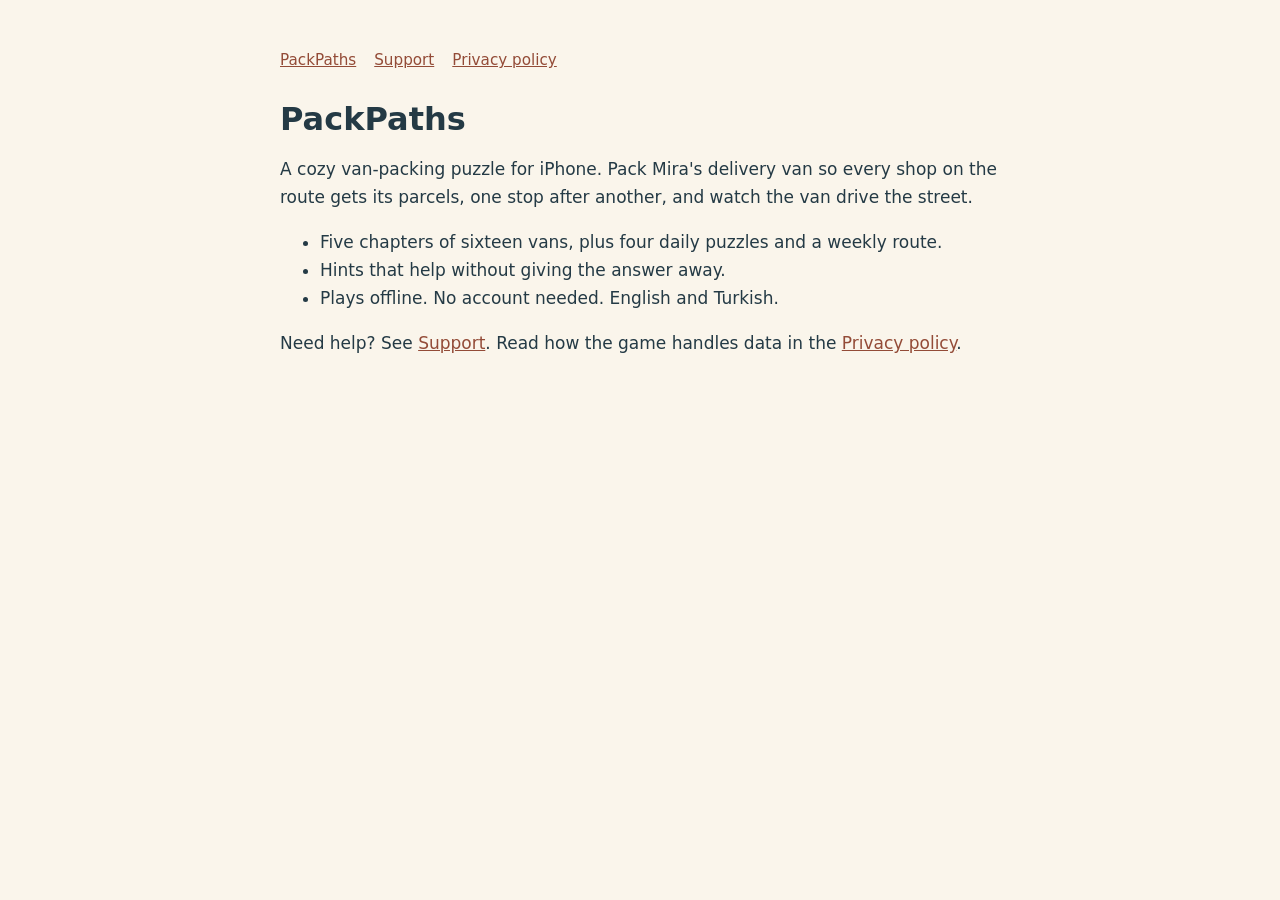
<file: index.html>
<!doctype html>
<html lang="en"><head><meta charset="utf-8"><meta name="viewport" content="width=device-width,initial-scale=1">
<title>PackPaths</title><meta name="description" content="PackPaths is a cozy van-packing puzzle game for iPhone."><link rel="stylesheet" href="style.css"></head>
<body><main>
<nav><a href="index.html">PackPaths</a><a href="support.html">Support</a><a href="privacy.html">Privacy policy</a></nav>
<h1>PackPaths</h1>
<p>A cozy van-packing puzzle for iPhone. Pack Mira's delivery van so every shop on the route gets its parcels, one stop after another, and watch the van drive the street.</p>
<ul>
<li>Five chapters of sixteen vans, plus four daily puzzles and a weekly route.</li>
<li>Hints that help without giving the answer away.</li>
<li>Plays offline. No account needed. English and Turkish.</li>
</ul>
<p>Need help? See <a href="support.html">Support</a>. Read how the game handles data in the <a href="privacy.html">Privacy policy</a>.</p>
</main></body></html>
</file>
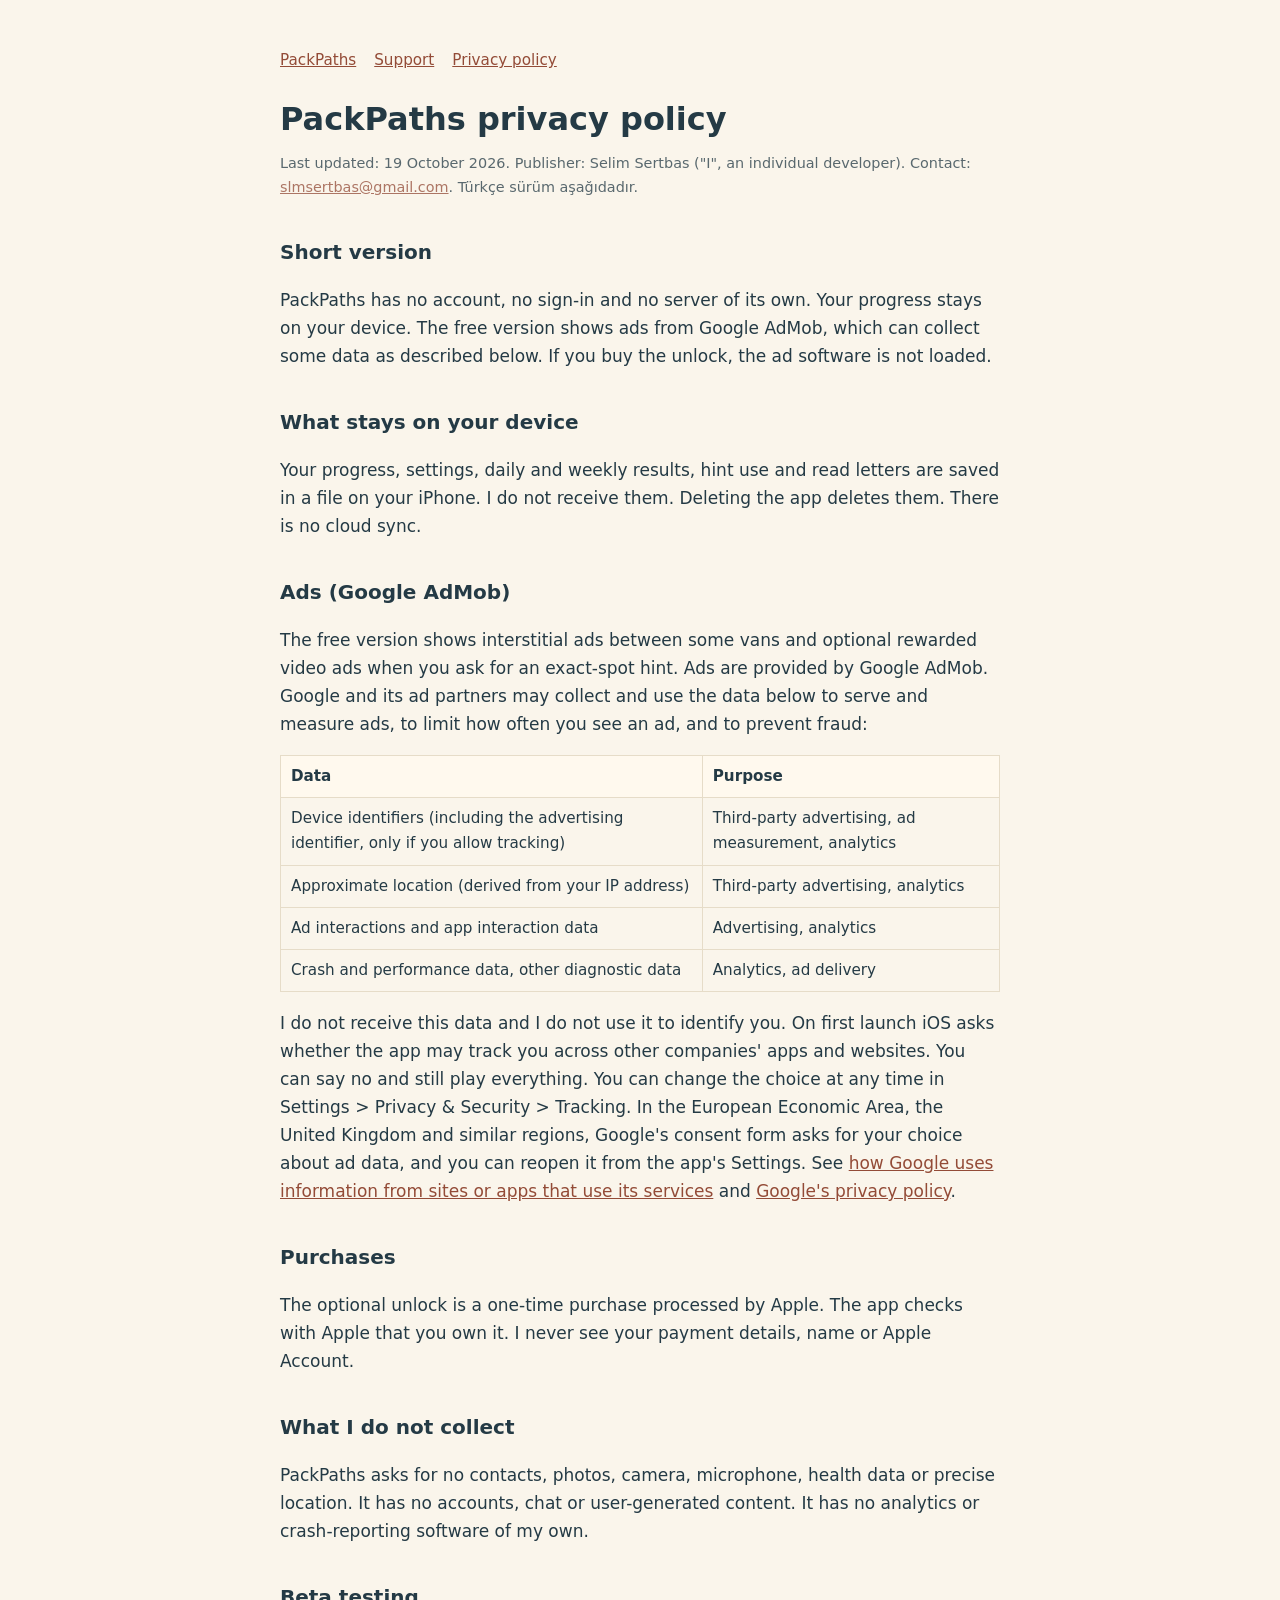
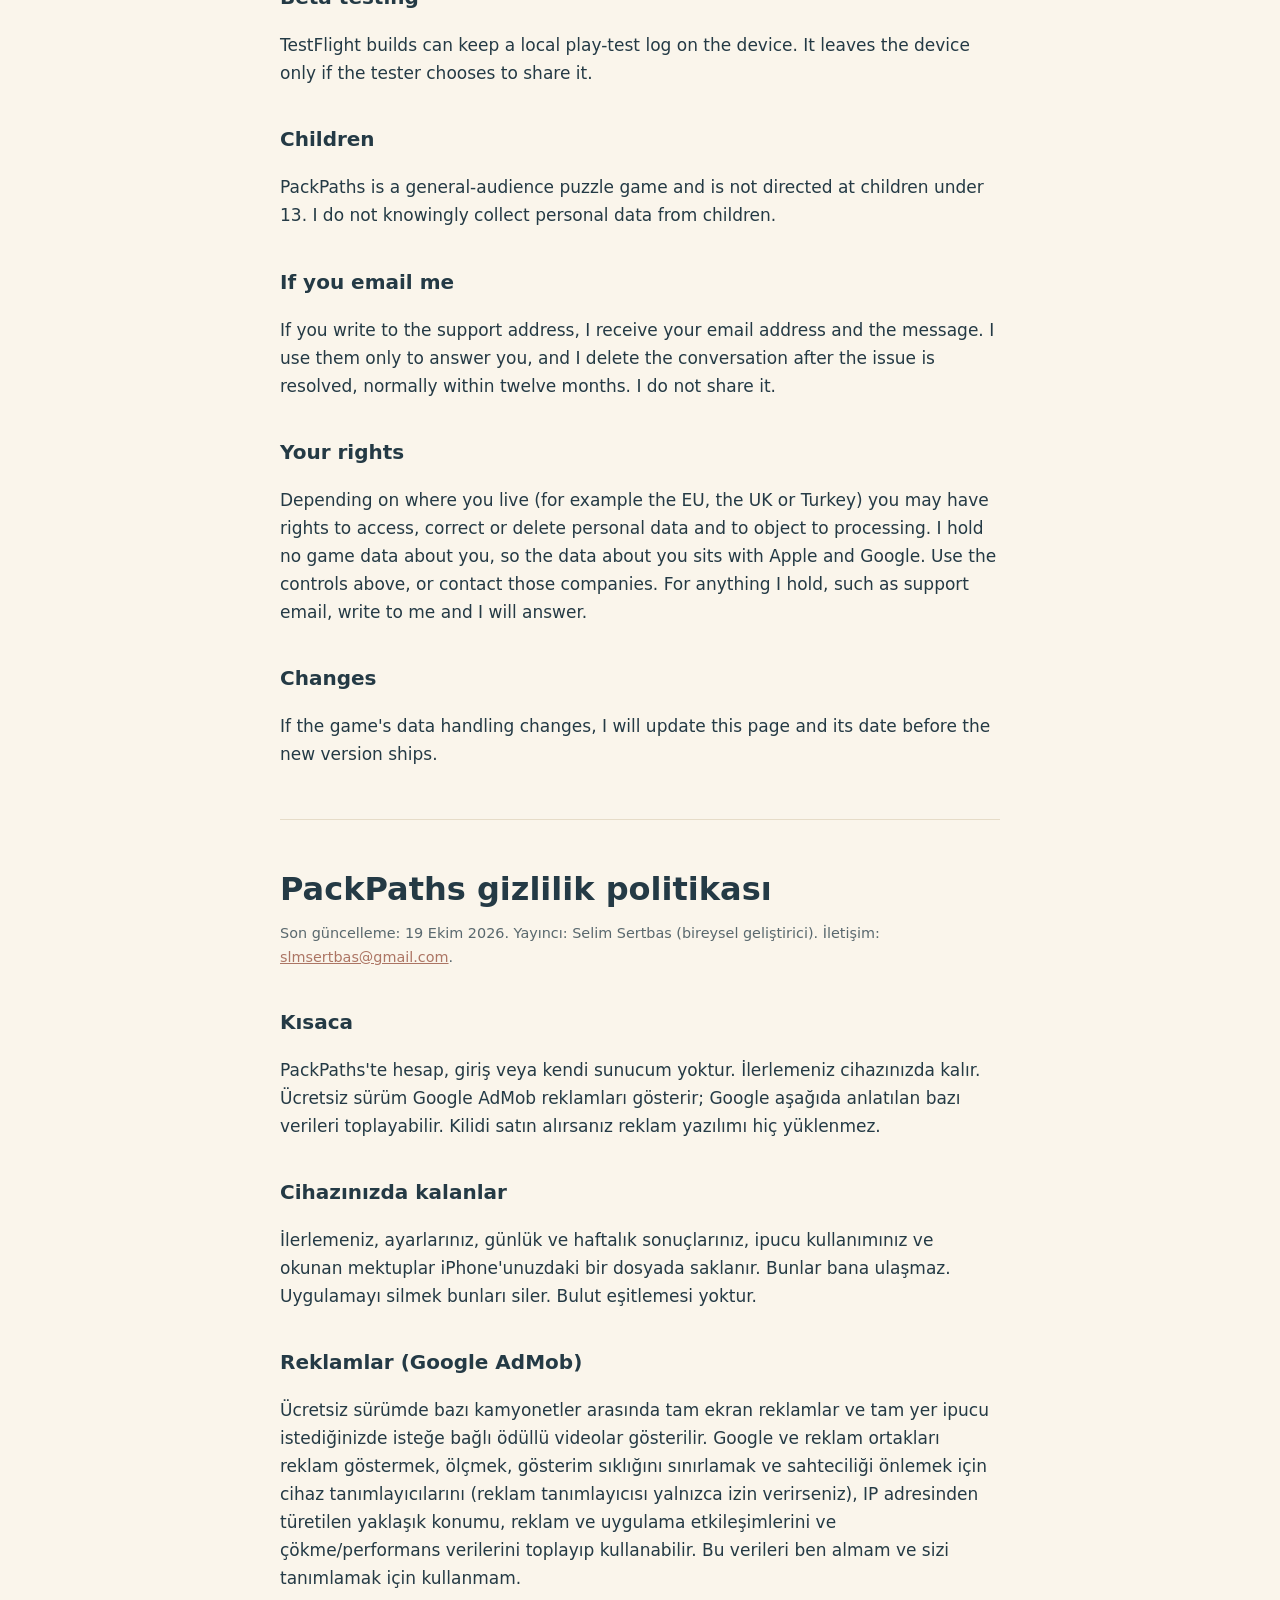
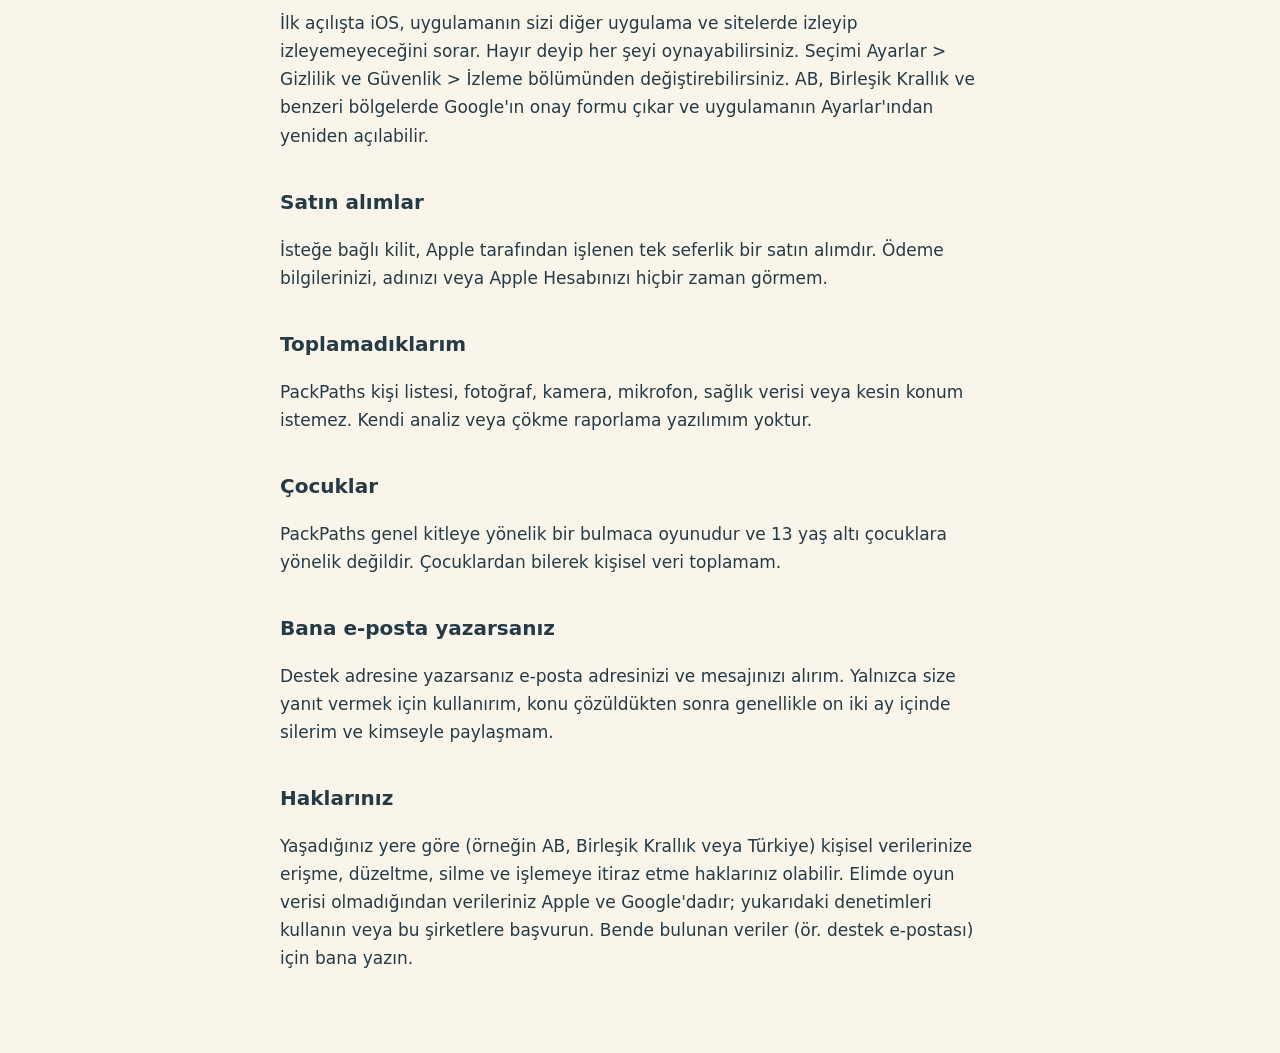
<file: privacy.html>
<!doctype html>
<html lang="en"><head><meta charset="utf-8"><meta name="viewport" content="width=device-width,initial-scale=1">
<title>PackPaths privacy policy</title><meta name="description" content="How PackPaths handles data, ads and purchases."><link rel="stylesheet" href="style.css"></head>
<body><main>
<nav><a href="index.html">PackPaths</a><a href="support.html">Support</a><a href="privacy.html">Privacy policy</a></nav>
<h1>PackPaths privacy policy</h1>
<p class="muted">Last updated: 19 October 2026. Publisher: Selim Sertbas ("I", an individual developer). Contact: <a href="mailto:slmsertbas@gmail.com">slmsertbas@gmail.com</a>. Türkçe sürüm aşağıdadır.</p>

<h2>Short version</h2>
<p>PackPaths has no account, no sign-in and no server of its own. Your progress stays on your device. The free version shows ads from Google AdMob, which can collect some data as described below. If you buy the unlock, the ad software is not loaded.</p>

<h2>What stays on your device</h2>
<p>Your progress, settings, daily and weekly results, hint use and read letters are saved in a file on your iPhone. I do not receive them. Deleting the app deletes them. There is no cloud sync.</p>

<h2>Ads (Google AdMob)</h2>
<p>The free version shows interstitial ads between some vans and optional rewarded video ads when you ask for an exact-spot hint. Ads are provided by Google AdMob. Google and its ad partners may collect and use the data below to serve and measure ads, to limit how often you see an ad, and to prevent fraud:</p>
<table>
<tr><th>Data</th><th>Purpose</th></tr>
<tr><td>Device identifiers (including the advertising identifier, only if you allow tracking)</td><td>Third-party advertising, ad measurement, analytics</td></tr>
<tr><td>Approximate location (derived from your IP address)</td><td>Third-party advertising, analytics</td></tr>
<tr><td>Ad interactions and app interaction data</td><td>Advertising, analytics</td></tr>
<tr><td>Crash and performance data, other diagnostic data</td><td>Analytics, ad delivery</td></tr>
</table>
<p>I do not receive this data and I do not use it to identify you. On first launch iOS asks whether the app may track you across other companies' apps and websites. You can say no and still play everything. You can change the choice at any time in Settings &gt; Privacy &amp; Security &gt; Tracking. In the European Economic Area, the United Kingdom and similar regions, Google's consent form asks for your choice about ad data, and you can reopen it from the app's Settings. See <a href="https://policies.google.com/technologies/partner-sites">how Google uses information from sites or apps that use its services</a> and <a href="https://policies.google.com/privacy">Google's privacy policy</a>.</p>

<h2>Purchases</h2>
<p>The optional unlock is a one-time purchase processed by Apple. The app checks with Apple that you own it. I never see your payment details, name or Apple Account.</p>

<h2>What I do not collect</h2>
<p>PackPaths asks for no contacts, photos, camera, microphone, health data or precise location. It has no accounts, chat or user-generated content. It has no analytics or crash-reporting software of my own.</p>

<h2>Beta testing</h2>
<p>TestFlight builds can keep a local play-test log on the device. It leaves the device only if the tester chooses to share it.</p>

<h2>Children</h2>
<p>PackPaths is a general-audience puzzle game and is not directed at children under 13. I do not knowingly collect personal data from children.</p>

<h2>If you email me</h2>
<p>If you write to the support address, I receive your email address and the message. I use them only to answer you, and I delete the conversation after the issue is resolved, normally within twelve months. I do not share it.</p>

<h2>Your rights</h2>
<p>Depending on where you live (for example the EU, the UK or Turkey) you may have rights to access, correct or delete personal data and to object to processing. I hold no game data about you, so the data about you sits with Apple and Google. Use the controls above, or contact those companies. For anything I hold, such as support email, write to me and I will answer.</p>

<h2>Changes</h2>
<p>If the game's data handling changes, I will update this page and its date before the new version ships.</p>

<hr>
<h1>PackPaths gizlilik politikası</h1>
<p class="muted">Son güncelleme: 19 Ekim 2026. Yayıncı: Selim Sertbas (bireysel geliştirici). İletişim: <a href="mailto:slmsertbas@gmail.com">slmsertbas@gmail.com</a>.</p>
<h2>Kısaca</h2>
<p>PackPaths'te hesap, giriş veya kendi sunucum yoktur. İlerlemeniz cihazınızda kalır. Ücretsiz sürüm Google AdMob reklamları gösterir; Google aşağıda anlatılan bazı verileri toplayabilir. Kilidi satın alırsanız reklam yazılımı hiç yüklenmez.</p>
<h2>Cihazınızda kalanlar</h2>
<p>İlerlemeniz, ayarlarınız, günlük ve haftalık sonuçlarınız, ipucu kullanımınız ve okunan mektuplar iPhone'unuzdaki bir dosyada saklanır. Bunlar bana ulaşmaz. Uygulamayı silmek bunları siler. Bulut eşitlemesi yoktur.</p>
<h2>Reklamlar (Google AdMob)</h2>
<p>Ücretsiz sürümde bazı kamyonetler arasında tam ekran reklamlar ve tam yer ipucu istediğinizde isteğe bağlı ödüllü videolar gösterilir. Google ve reklam ortakları reklam göstermek, ölçmek, gösterim sıklığını sınırlamak ve sahteciliği önlemek için cihaz tanımlayıcılarını (reklam tanımlayıcısı yalnızca izin verirseniz), IP adresinden türetilen yaklaşık konumu, reklam ve uygulama etkileşimlerini ve çökme/performans verilerini toplayıp kullanabilir. Bu verileri ben almam ve sizi tanımlamak için kullanmam.</p>
<p>İlk açılışta iOS, uygulamanın sizi diğer uygulama ve sitelerde izleyip izleyemeyeceğini sorar. Hayır deyip her şeyi oynayabilirsiniz. Seçimi Ayarlar &gt; Gizlilik ve Güvenlik &gt; İzleme bölümünden değiştirebilirsiniz. AB, Birleşik Krallık ve benzeri bölgelerde Google'ın onay formu çıkar ve uygulamanın Ayarlar'ından yeniden açılabilir.</p>
<h2>Satın alımlar</h2>
<p>İsteğe bağlı kilit, Apple tarafından işlenen tek seferlik bir satın alımdır. Ödeme bilgilerinizi, adınızı veya Apple Hesabınızı hiçbir zaman görmem.</p>
<h2>Toplamadıklarım</h2>
<p>PackPaths kişi listesi, fotoğraf, kamera, mikrofon, sağlık verisi veya kesin konum istemez. Kendi analiz veya çökme raporlama yazılımım yoktur.</p>
<h2>Çocuklar</h2>
<p>PackPaths genel kitleye yönelik bir bulmaca oyunudur ve 13 yaş altı çocuklara yönelik değildir. Çocuklardan bilerek kişisel veri toplamam.</p>
<h2>Bana e-posta yazarsanız</h2>
<p>Destek adresine yazarsanız e-posta adresinizi ve mesajınızı alırım. Yalnızca size yanıt vermek için kullanırım, konu çözüldükten sonra genellikle on iki ay içinde silerim ve kimseyle paylaşmam.</p>
<h2>Haklarınız</h2>
<p>Yaşadığınız yere göre (örneğin AB, Birleşik Krallık veya Türkiye) kişisel verilerinize erişme, düzeltme, silme ve işlemeye itiraz etme haklarınız olabilir. Elimde oyun verisi olmadığından verileriniz Apple ve Google'dadır; yukarıdaki denetimleri kullanın veya bu şirketlere başvurun. Bende bulunan veriler (ör. destek e-postası) için bana yazın.</p>
</main></body></html>
</file>
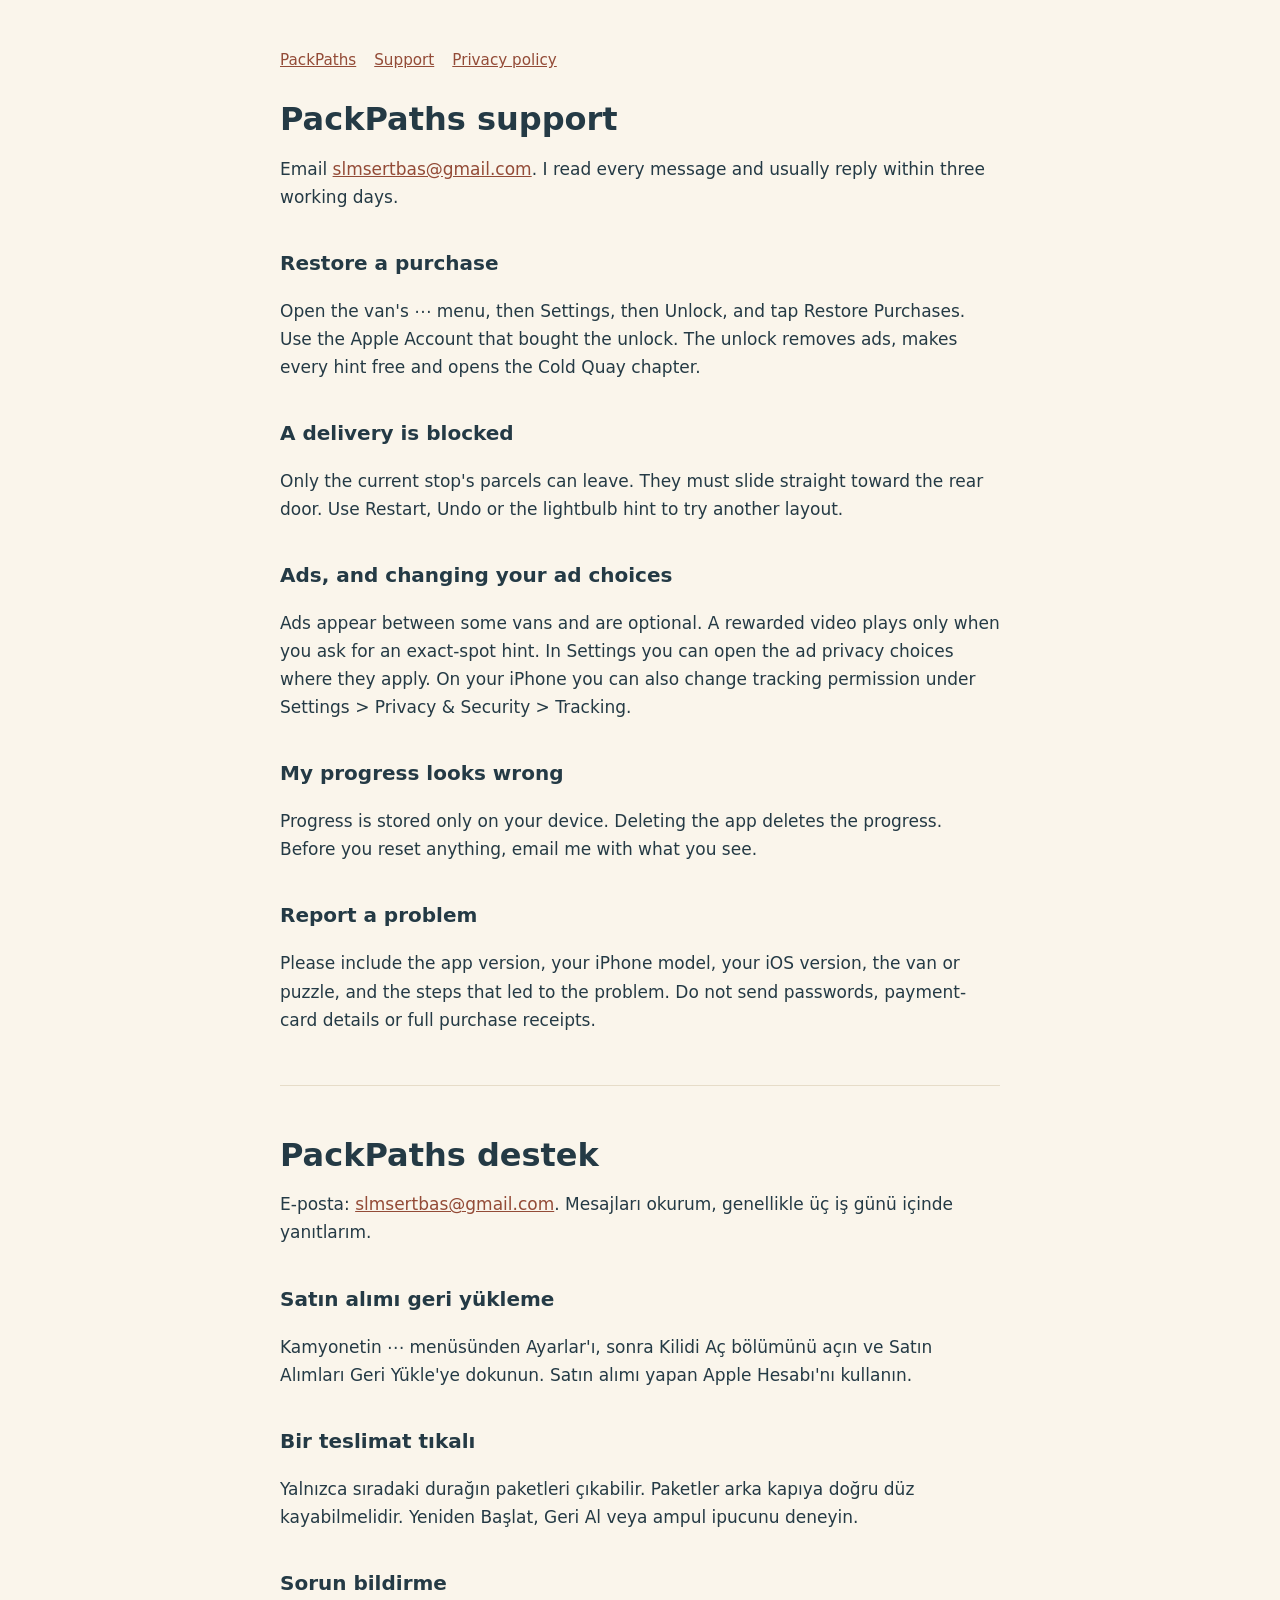
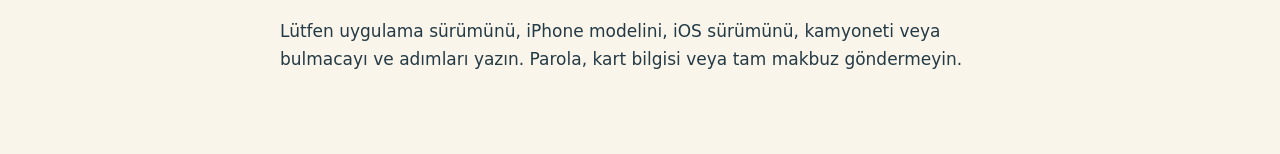
<file: support.html>
<!doctype html>
<html lang="en"><head><meta charset="utf-8"><meta name="viewport" content="width=device-width,initial-scale=1">
<title>PackPaths support</title><meta name="description" content="Help for PackPaths: restore a purchase, fix a stuck van, report a problem."><link rel="stylesheet" href="style.css"></head>
<body><main>
<nav><a href="index.html">PackPaths</a><a href="support.html">Support</a><a href="privacy.html">Privacy policy</a></nav>
<h1>PackPaths support</h1>
<p>Email <a href="mailto:slmsertbas@gmail.com">slmsertbas@gmail.com</a>. I read every message and usually reply within three working days.</p>

<h2>Restore a purchase</h2>
<p>Open the van's ⋯ menu, then Settings, then Unlock, and tap Restore Purchases. Use the Apple Account that bought the unlock. The unlock removes ads, makes every hint free and opens the Cold Quay chapter.</p>

<h2>A delivery is blocked</h2>
<p>Only the current stop's parcels can leave. They must slide straight toward the rear door. Use Restart, Undo or the lightbulb hint to try another layout.</p>

<h2>Ads, and changing your ad choices</h2>
<p>Ads appear between some vans and are optional. A rewarded video plays only when you ask for an exact-spot hint. In Settings you can open the ad privacy choices where they apply. On your iPhone you can also change tracking permission under Settings &gt; Privacy &amp; Security &gt; Tracking.</p>

<h2>My progress looks wrong</h2>
<p>Progress is stored only on your device. Deleting the app deletes the progress. Before you reset anything, email me with what you see.</p>

<h2>Report a problem</h2>
<p>Please include the app version, your iPhone model, your iOS version, the van or puzzle, and the steps that led to the problem. Do not send passwords, payment-card details or full purchase receipts.</p>

<hr>
<h1>PackPaths destek</h1>
<p>E-posta: <a href="mailto:slmsertbas@gmail.com">slmsertbas@gmail.com</a>. Mesajları okurum, genellikle üç iş günü içinde yanıtlarım.</p>
<h2>Satın alımı geri yükleme</h2>
<p>Kamyonetin ⋯ menüsünden Ayarlar'ı, sonra Kilidi Aç bölümünü açın ve Satın Alımları Geri Yükle'ye dokunun. Satın alımı yapan Apple Hesabı'nı kullanın.</p>
<h2>Bir teslimat tıkalı</h2>
<p>Yalnızca sıradaki durağın paketleri çıkabilir. Paketler arka kapıya doğru düz kayabilmelidir. Yeniden Başlat, Geri Al veya ampul ipucunu deneyin.</p>
<h2>Sorun bildirme</h2>
<p>Lütfen uygulama sürümünü, iPhone modelini, iOS sürümünü, kamyoneti veya bulmacayı ve adımları yazın. Parola, kart bilgisi veya tam makbuz göndermeyin.</p>
</main></body></html>
</file>
<file: style.css>
:root{--bg:#faf5eb;--fg:#243a45;--accent:#934b37;--card:#fff9ee;--line:#e6dcc8}
@media (prefers-color-scheme:dark){:root{--bg:#1d2a31;--fg:#eee6d6;--accent:#e0a085;--card:#25343c;--line:#3a4a53}}
*{box-sizing:border-box}
body{margin:0;background:var(--bg);color:var(--fg);font:17px/1.65 -apple-system,system-ui,"Segoe UI",sans-serif}
main{max-width:760px;margin:0 auto;padding:48px 20px 64px}
h1{font-size:2rem;line-height:1.15;margin:0 0 .4em}
h2{font-size:1.25rem;margin:1.8em 0 .4em}
a{color:var(--accent)}
nav{display:flex;gap:18px;flex-wrap:wrap;margin-bottom:28px;font-size:.95rem}
table{border-collapse:collapse;width:100%;margin:1em 0;font-size:.95rem}
th,td{border:1px solid var(--line);padding:8px 10px;text-align:left;vertical-align:top}
th{background:var(--card)}
.muted{opacity:.75;font-size:.9rem}
hr{border:0;border-top:1px solid var(--line);margin:3em 0}
</file>
